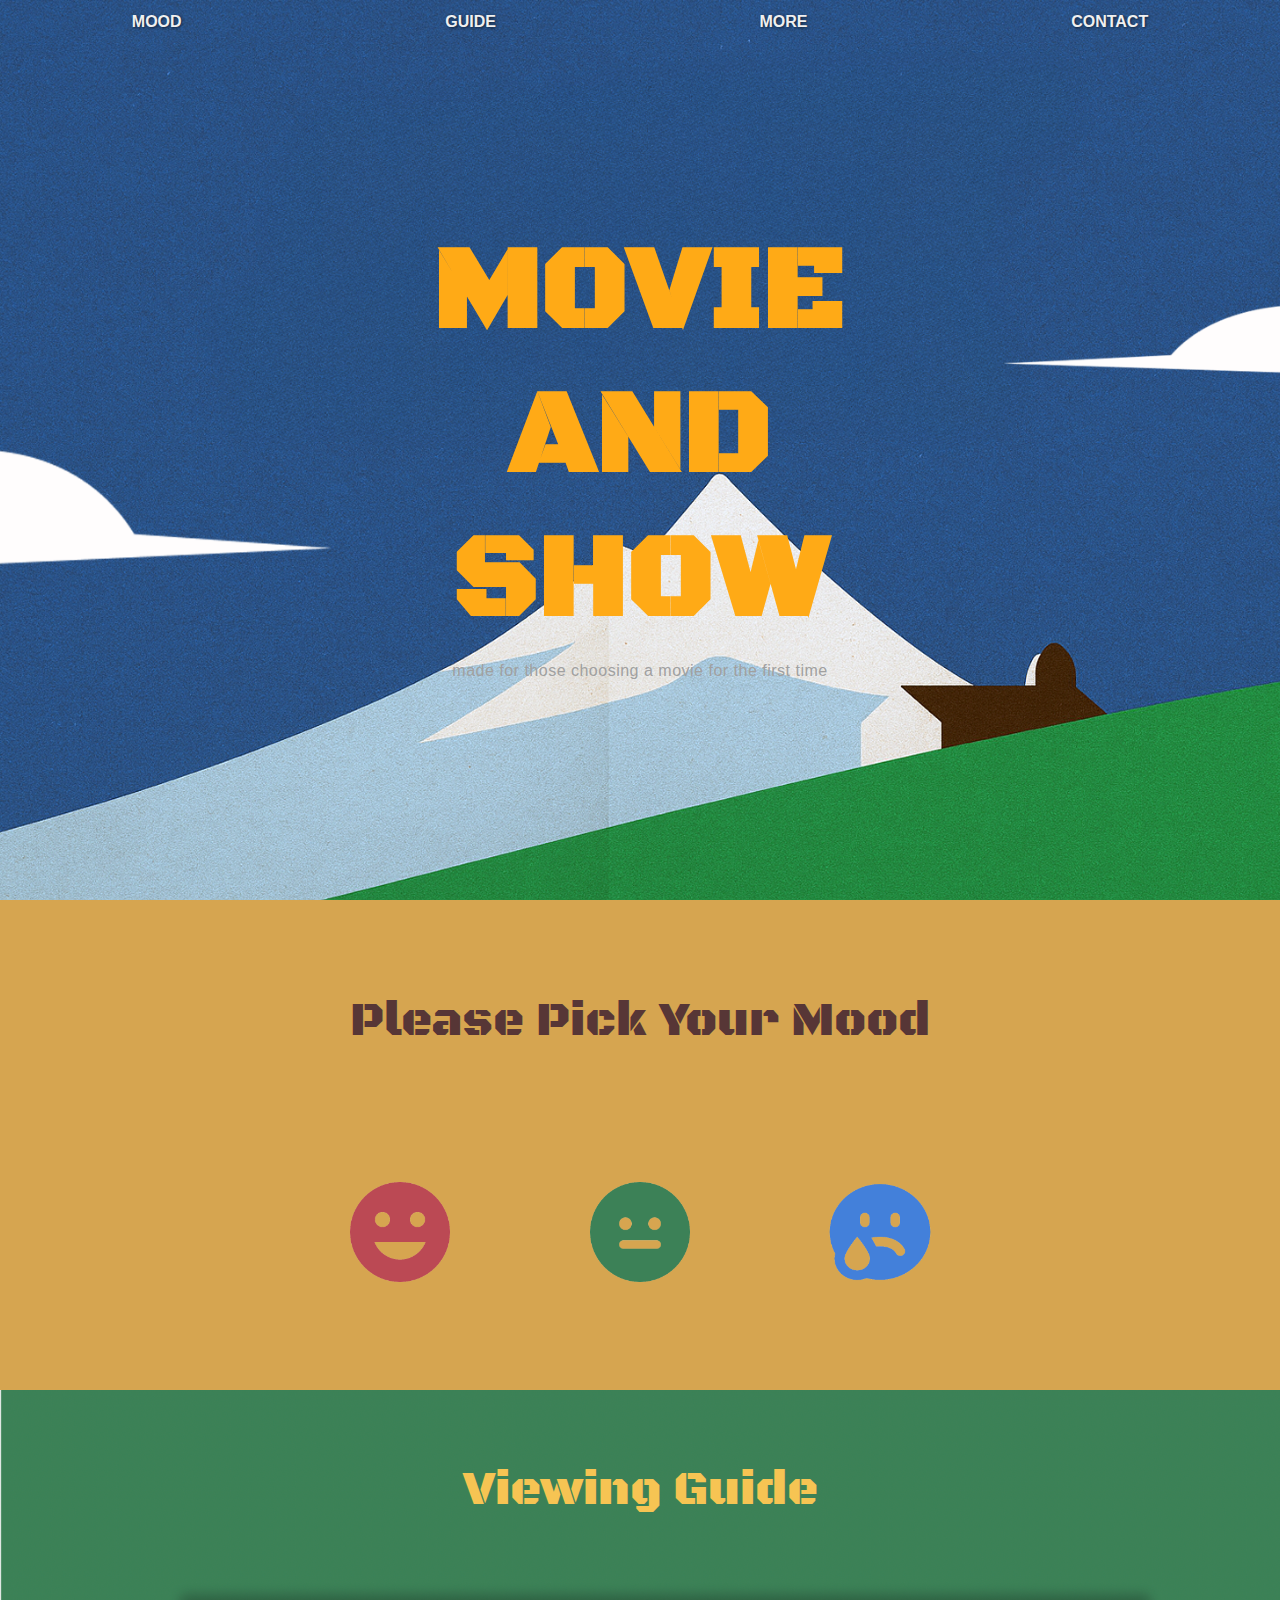
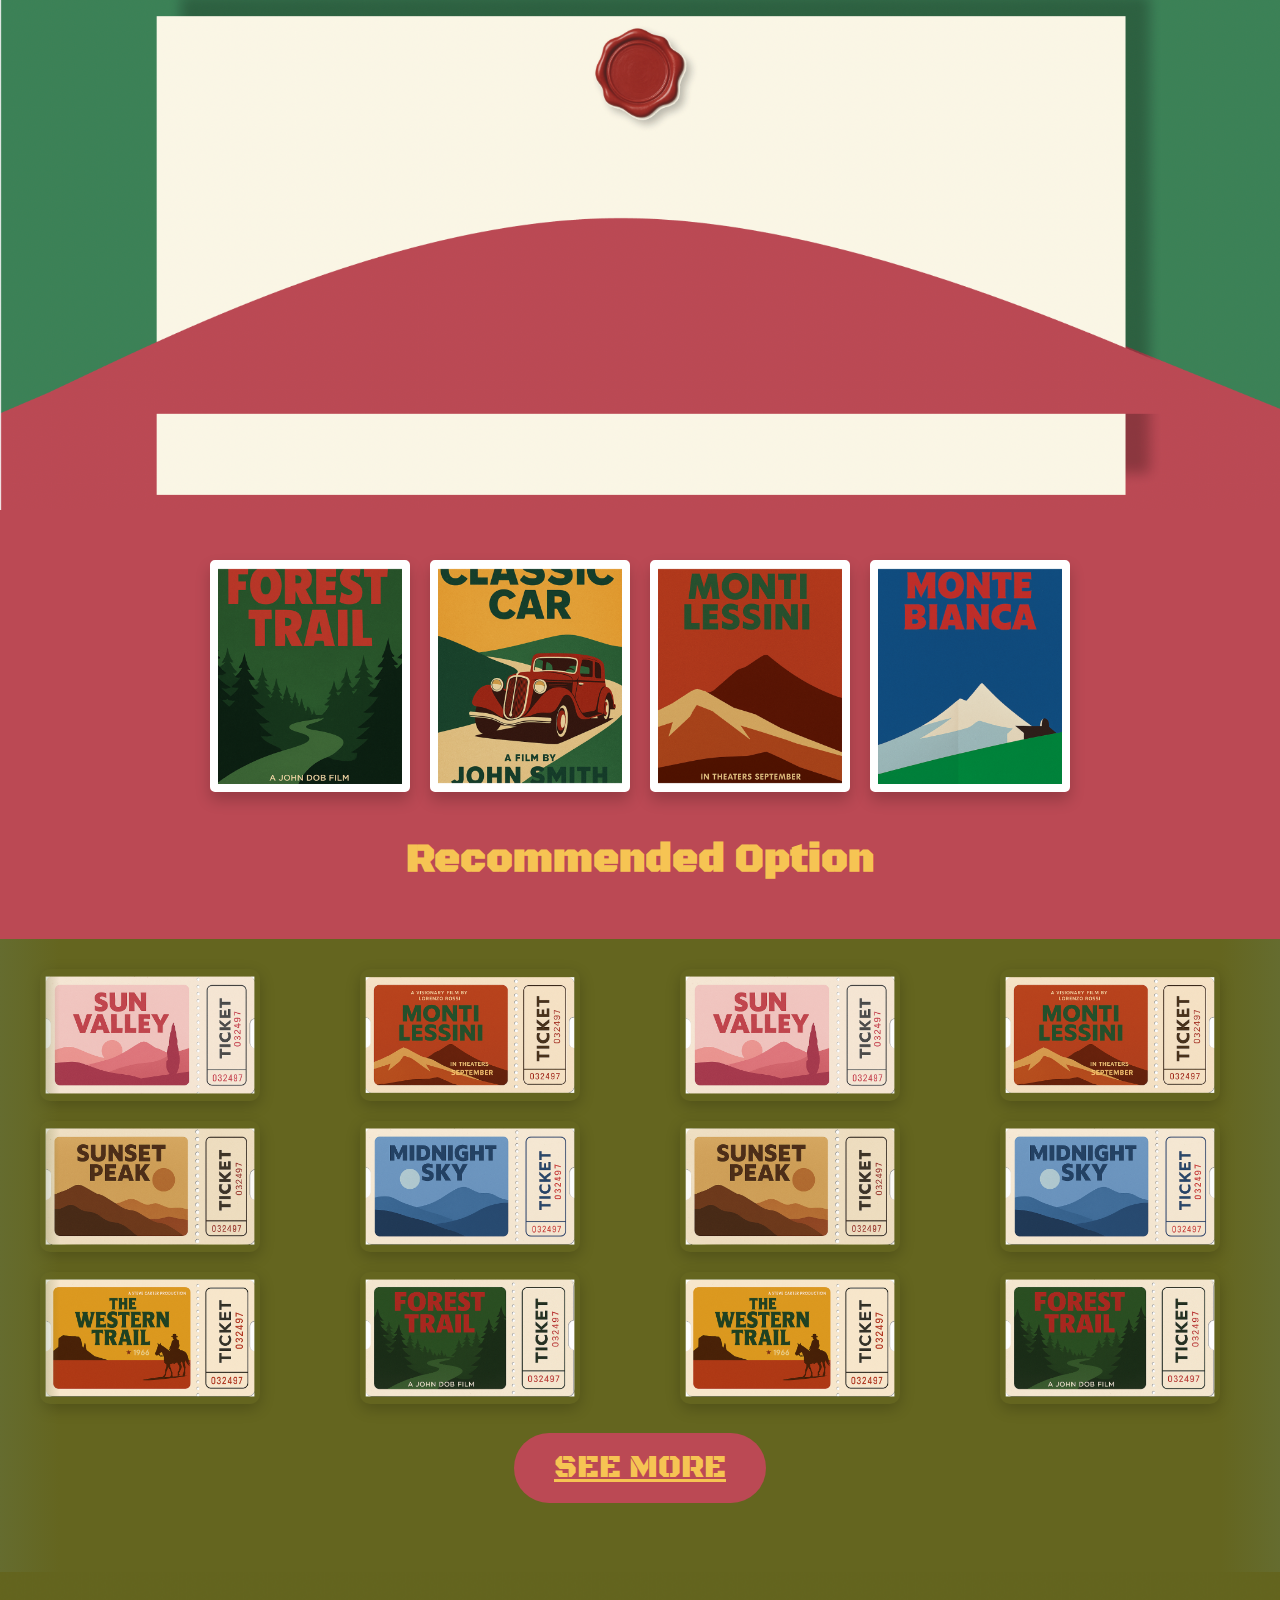
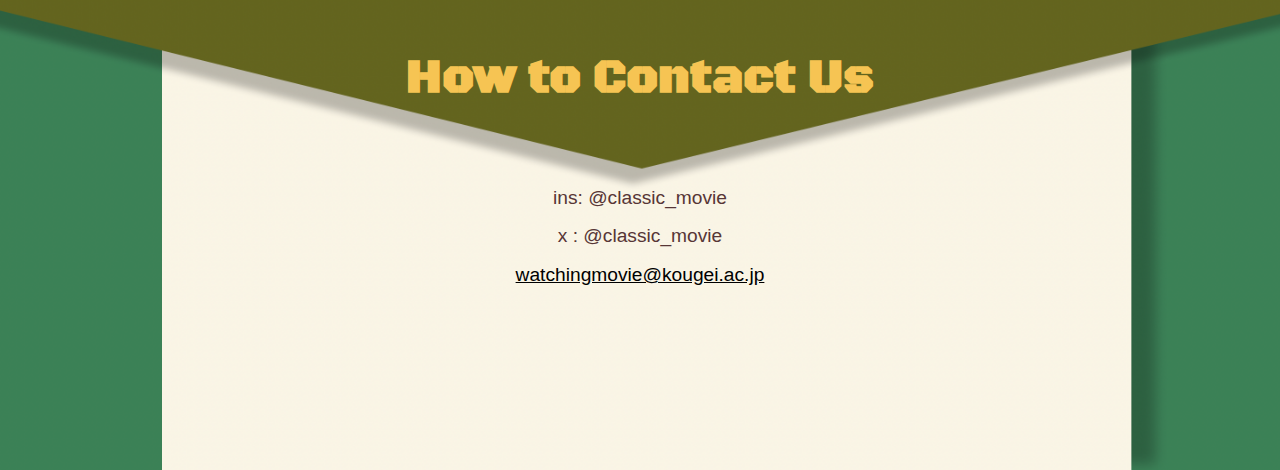
<file: index.html>
<!DOCTYPE html>
<html lang="en">
<head>
    <meta charset="UTF-8" />
    <meta name="viewport" content="width=device-width, initial-scale=1.0" />
    <title>Movie and Show</title>
    <link href="https://fonts.googleapis.com/css2?family=Black+Ops+One&display=swap" rel="stylesheet" />
    <link rel="stylesheet" href="style.css" />
    <style>
        html {
            scroll-behavior: smooth;
        }
    </style>
</head>
<body>
    <!-- Header -->
    <header class="header">
        <nav class="navbar">
            <a href="#mood">MOOD</a>
            <a href="#guide">GUIDE</a>
            <a href="#more">MORE</a>
            <a href="#contact">CONTACT</a>
        </nav>
        <div class="hero">
            <h1>MOVIE<br>AND<br>SHOW</h1>
            <p class="subtext">made for those choosing a movie for the first time</p>
        </div>
    </header>

    <!-- Mood Selection -->
    <section id="mood" class="mood-selection">
        <h2>Please Pick Your Mood</h2>
        <div class="moods">
            <a href="happy.html">
                <img src="happy.png" alt="Happy" class="mood" />
            </a>
           <a href="futsu.html">
                <img src="futsu.png" alt="Futsu" class="mood-icon">
            </a>
           <a href="sad.html">
                <img src="sad.png" alt="Sad" class="mood" />
            </a>
        </div>
    </section>

    <!-- Viewing Guide -->
    <section id="guide" class="viewing-guide">
        <h2>Viewing Guide</h2>
    </section>

    <!-- Recommended Options -->
    <section id="more" class="recommended">
        <div class="recommended-container">
            <a href="forest.html">
              <img src="r1.png" alt="Forest Trail" class="recommend-img" />
            </a>
            <a href="car.html">
              <img src="r2.png" alt="Classic Car" class="recommend-img" />
            </a>
            <a href="monti.html">
              <img src="r3.png" alt="Monti Lessini" class="recommend-img" />
            </a>
            <a href="bianca.html">
              <img src="r4.png" alt="Monte Bianca" class="recommend-img" />
            </a>
        </div>
        <h2>Recommended Option</h2>
    </section>

    <!-- Tickets Section -->
    <div class="tickets-wrapper">
        <section class="tickets-section">
            <div class="tickets-container">
                <img src="t1.png" alt="Ticket 1" class="ticket-card" />
                <img src="t2.png" alt="Ticket 2" class="ticket-card" />
                <img src="t3.png" alt="Ticket 3" class="ticket-card" />
                <img src="t4.png" alt="Ticket 4" class="ticket-card" />
                <img src="t5.png" alt="Ticket 5" class="ticket-card" />
                <img src="t6.png" alt="Ticket 6" class="ticket-card" />
                <img src="t7.png" alt="Ticket 7" class="ticket-card" />
                <img src="t8.png" alt="Ticket 8" class="ticket-card" />
                <img src="t9.png" alt="Ticket 9" class="ticket-card" />
                <img src="t10.png" alt="Ticket 10" class="ticket-card" />
                <img src="t11.png" alt="Ticket 11" class="ticket-card" />
                <img src="t12.png" alt="Ticket 12" class="ticket-card" />
            </div>
            <div class="see-more-container">
                <a href="more.html" class="see-more-btn">SEE MORE</a>
            </div>
        </section>
    </div>

    <!-- Contact Section -->
    <section id="contact" class="contact-section">
        <h2>How to Contact Us</h2>
        <div class="contact-card">
            <p>ins: @classic_movie</p>
            <p>x   : @classic_movie</p>
            <a href="mailto:wachtingmovie@kougei.ac.jp" class="contact-email">
                watchingmovie@kougei.ac.jp
            </a>
        </div>
    </section>

    <!-- Back to Top Button -->
    <button id="backToTop" class="back-to-top">↑ TOP</button>

    <!-- Scripts -->
    <script>
        // Ticket drag scroll
        const container = document.querySelector('.tickets-container');
        let isDown = false;
        let startX, scrollLeft;

        container.addEventListener('mousedown', (e) => {
            isDown = true;
            startX = e.pageX - container.offsetLeft;
            scrollLeft = container.scrollLeft;
        });
        container.addEventListener('mouseleave', () => isDown = false);
        container.addEventListener('mouseup', () => isDown = false);
        container.addEventListener('mousemove', (e) => {
            if (!isDown) return;
            e.preventDefault();
            const x = e.pageX - container.offsetLeft;
            const walk = (x - startX) * 1.5;
            container.scrollLeft = scrollLeft - walk;
        });

        // Back to Top
        const backToTopBtn = document.getElementById('backToTop');
        window.addEventListener('scroll', () => {
            backToTopBtn.style.display = window.scrollY > 300 ? 'block' : 'none';
        });
        backToTopBtn.addEventListener('click', () => {
            window.scrollTo({ top: 0, behavior: 'smooth' });
        });

        const backgrounds = [
         'back.png',
         'back2.png',
         'back3.png',
         'back4.png'
       ];

        let currentIndex = 0;
        const hero = document.querySelector('.hero');

        function changeBackground() {
         hero.style.backgroundImage = `url('${backgrounds[currentIndex]}')`;
         currentIndex = (currentIndex + 1) % backgrounds.length;
     }

  // 初始设置
         changeBackground();
  // 每 2.5 秒切换
         setInterval(changeBackground, 2500);

    </script>
</body>
</html>
</file>
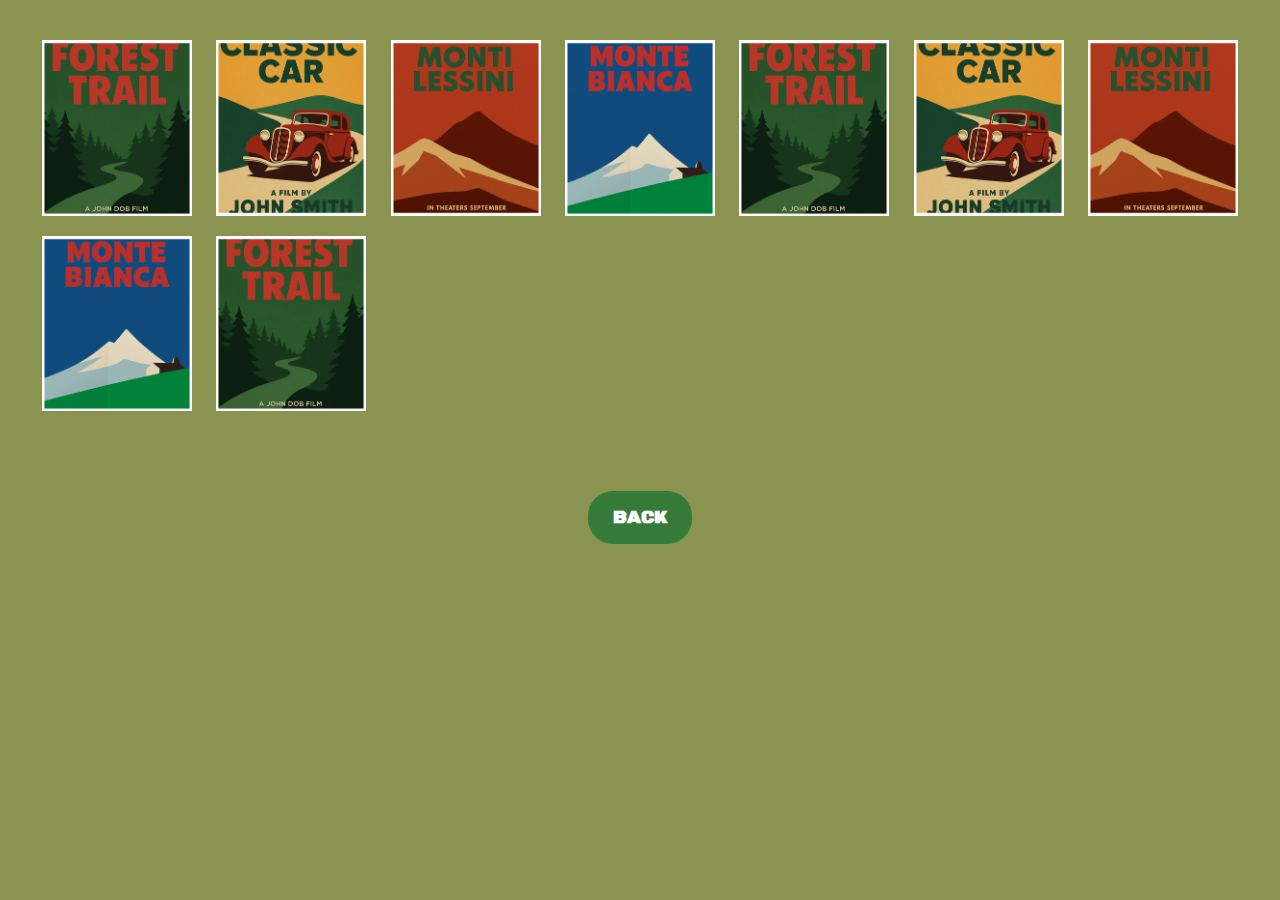
<file: more.html>
<!DOCTYPE html>
<html lang="en">
<head>
    <meta charset="UTF-8" />
    <meta name="viewport" content="width=device-width, initial-scale=1.0" />
    <title>More Movies</title>
    <link href="https://fonts.googleapis.com/css2?family=Black+Ops+One&display=swap" rel="stylesheet" />
    <link rel="stylesheet" href="style.css" />
</head>
<body>
    <section class="more-movies">
        <div class="more-container">
            <img src="r1.png" alt="Forest Trail" class="more-img" />
            <img src="r2.png" alt="Classic Car" class="more-img" />
            <img src="r3.png" alt="Monti Lessini" class="more-img" />
            <img src="r4.png" alt="Monti Bianco" class="more-img" />
            <img src="r5.png" alt="Midnight Sky" class="more-img" />
            <img src="r6.png" alt="Sunset Peak" class="more-img" />
            <img src="r7.png" alt="The Western Trail" class="more-img" />
            <img src="r8.png" alt="Golden Path" class="more-img" />
            <img src="r9.png" alt="Mystic River" class="more-img" />
        </div>
        <a href="index.html#more" class="back-btn">BACK</a>
    </section>
</body>
</html>
</file>
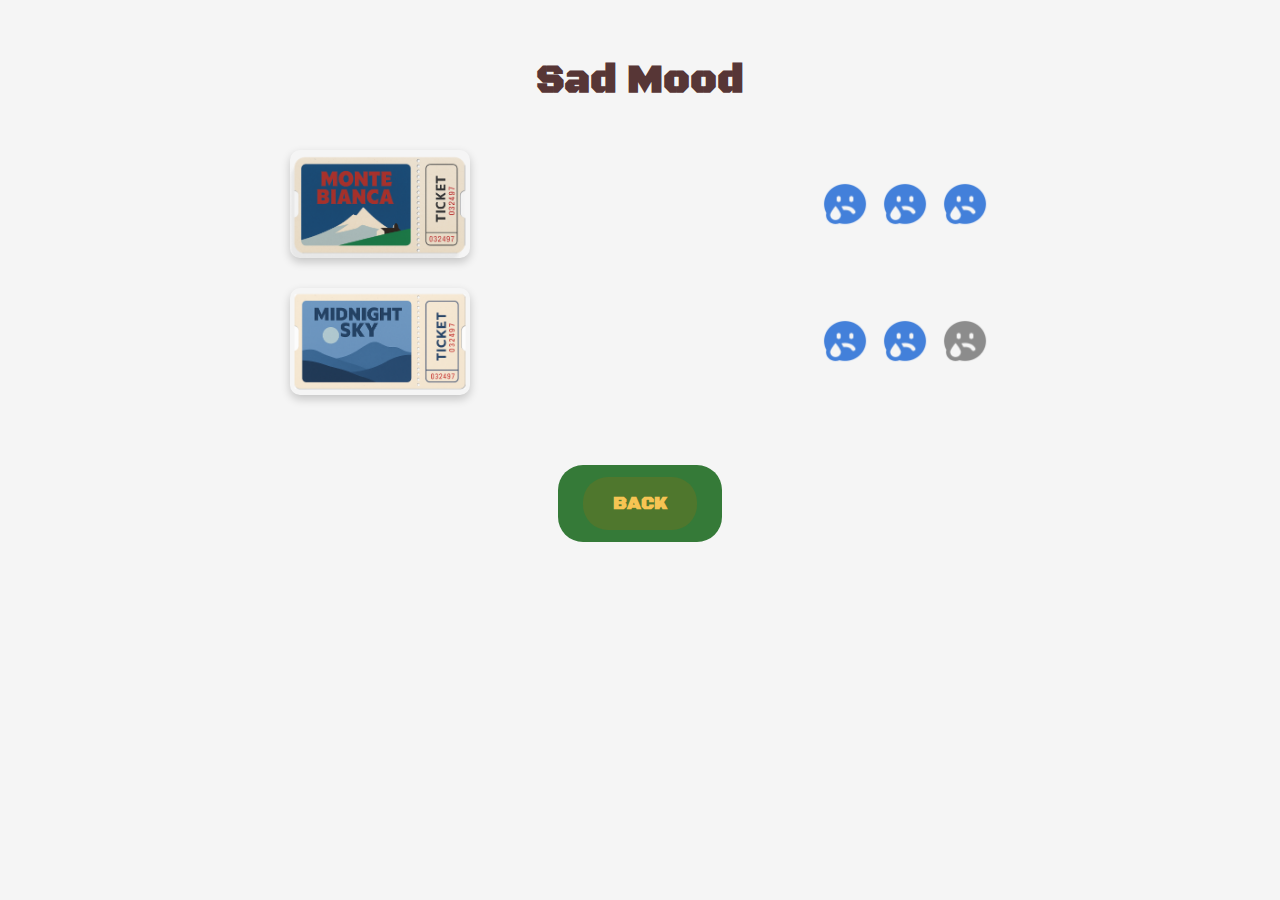
<file: sad.html>
<!DOCTYPE html>
<html lang="en">
<head>
    <meta charset="UTF-8" />
    <meta name="viewport" content="width=device-width, initial-scale=1.0" />
    <title>Sad Mood Ratings</title>
    <link href="https://fonts.googleapis.com/css2?family=Black+Ops+One&display=swap" rel="stylesheet">
    <link rel="stylesheet" href="style.css" />
</head>
<body>
    <section class="emotion-rating">
        <h2>Sad Mood</h2>
        <div class="rating-item">
            <img src="t13.png" alt="Ticket 1" class="ticket-card" />
            <div class="smiley-ratings">
                <img src="sad.png" alt="Sad" />
                <img src="sad.png" alt="Sad" />
                <img src="sad.png" alt="Sad" />
            </div>
        </div>
        <div class="rating-item">
            <img src="t5.png" alt="Ticket 2" class="ticket-card" />
            <div class="smiley-ratings">
                <img src="sad.png" alt="Sad" />
                <img src="sad.png" alt="Sad" />
                <img src="sad.png" alt="Sad" class="gray" />
            </div>
        </div>
        <div class="back-btn">
            <a href="index.html">BACK</a>
        </div>
    </section>
</body>
</html>
</file>
<file: style.css>
/* Reset */
* {
    margin: 0;
    padding: 0;
    box-sizing: border-box;
}

body {
    margin: 0;
    padding: 0;
    font-family: 'Arial', sans-serif;
    line-height: 1.5;
    background-color: #000;
    color: #333;
}


/* Navbar */
.navbar {
    display: flex;
    justify-content: space-around;
    background-color: transparent;
    color: #F0F0F0;
    padding: 10px 0;
    position: absolute;  /* 关键：叠在背景上 */
    top: 0;
    left: 0;
    width: 100%;
    z-index: 10;
}

.navbar a {
    color: #F0F0F0;
    text-decoration: none;
    font-weight: bold;
    text-shadow: 1px 1px 3px rgba(0, 0, 0, 0.6);
}

/* Header */
.header {
    position: relative;
    width: 100%;
    aspect-ratio: 16 / 9;
    background: transparent; 
    margin: 0;
    padding: 0;
}

.hero {
    position: relative;
    width: 100%;
    height: 100vh;
    display: flex;
    flex-direction: column;
    justify-content: center;
    align-items: center;
    font-family: "Black Ops One", sans-serif;
    font-size: 60px;
    font-style: normal;
    font-weight: 400;
    line-height: normal;
    background-color: #000;
    background-size: cover;
    background-position: center;
    transition: background-image 1s ease-in-out;
    color: #FFAA16;
    margin: 0;
    padding: 0;
    text-align: center;
    line-height: 1.2;
    
}

.hero h1 {
    margin: 0;
}

.hero h1 .top,
.hero h1 .middle,
.hero h1 .bottom {
    display: block;
}

.hero h1 .middle {
    font-size: 0.6em; /* AND 小一点 */
    margin: 0.3em 0;
}

.hero span {
    display: block;
    font-size: 2rem;
}

.subtext {
    font-family: 'Montserrat', sans-serif; 
    font-size: 1rem;
    color: #A0A0A0;
    margin-top: 10px;
    letter-spacing: 0.5px;
}

/* Mood Section */
.mood-selection {
    display: flex;
    flex-direction: column;
    align-items: center;
    justify-content: space-around;
    background-color: #D6A550;
    width: 100%;
    min-height: 490px;
    padding: 40px 20px;
    box-sizing: border-box;
    margin-top: 0;            /* 改为0，避免冲突 */
    border-top: none;
    position: relative;
    z-index: 2;               /* 确保它在背景图下方可见 */
}

.mood-selection h2 {
    color: #573636;
    text-align: center;
    font-family: "Black Ops One", sans-serif;
    font-size: 3rem; /* 大屏标题更大 */
    font-weight: 400;
    line-height: normal;
    margin-bottom: 20px;
}

.moods {
    display: flex;
    justify-content: center;
    gap: 40px; /* 图标间距 */
    flex-wrap: wrap; /* 屏幕窄时换行 */
}

.moods img {
    width: 120px;
    margin: 0 40px;
    transition: transform 0.3s ease, box-shadow 0.3s ease;
    cursor: pointer;
}

.moods img:hover {
    transform: scale(1.15);
    box-shadow: 0 8px 20px rgba(0, 0, 0, 0.3);
}



/* Viewing Guide */
.viewing-guide {
    position: relative;
    width: 100%;
    aspect-ratio: 16 / 9;
    background: url('guide.png') no-repeat center/cover;
}


.viewing-guide h2 {
    color: #f6c453;
    text-align: center;
    font-family: "Black Ops One", sans-serif;
    font-size: 3rem; 
    font-weight: 500;
    line-height: normal;
    margin-bottom: 40px;

    position: relative;
    top: 70px; /* 👈 让字整体向下偏移20px */
}


/* Recommended Section */
.recommended {
    background-color: #BB4954;
    text-align: center;
    padding: 50px 20px;
}

.recommended h2 {
    color: #f6c453;
    font-family: "Black Ops One", sans-serif;
    font-size: 2.5rem;
    margin-top: 30px;
}

.recommended-container {
    display: flex;
    flex-wrap: wrap; /* 手机时自动换行 */
    justify-content: center;
    gap: 20px; /* 图片间距 */
    margin-bottom: 30px;
}

.recommend-img {
    width: 200px; /* 默认宽度 */
    max-width: 40vw; /* 自适应屏幕 */
    border: 5px solid #fff; /* 白色边框 */
    box-shadow: 0 8px 15px rgba(0, 0, 0, 0.2); /* 阴影 */
    border-radius: 5px;
    transition: transform 0.3s ease;
}

.recommend-img:hover {
    transform: scale(1.05); /* 悬停放大 */
}


/* Tickets */

/* Wrapper for fade effects */
.tickets-wrapper {
    position: relative;
    overflow: hidden;
}

.tickets-wrapper::before,
.tickets-wrapper::after {
    content: "";
    position: absolute;
    top: 0;
    width: 60px;
    height: 100%;
    z-index: 2;
    pointer-events: none;
}

.tickets-wrapper::before {
    left: 0;
    background: linear-gradient(to right, #656C2F, transparent);
}

.tickets-wrapper::after {
    right: 0;
    background: linear-gradient(to left, #656C2F, transparent);
}

/* Tickets Section */
.tickets-section {
    background-color: #64651F;
    overflow-x: auto;
    -webkit-overflow-scrolling: touch;
    padding: 30px 0 80px; /* 👈 底部多留空间给按钮 */
}

.tickets-container {
    display: grid;
    grid-auto-flow: column;
    grid-template-rows: repeat(3, 1fr);
    gap: 20px;
    column-gap: 80px;
    padding: 0 40px;
}

.ticket-card {
    width: 220px;
    border-radius: 10px;
    box-shadow: 0 5px 15px rgba(0, 0, 0, 0.2);
    transition: transform 0.3s ease, box-shadow 0.3s ease;
    cursor: pointer;
}

.ticket-card:hover {
    transform: scale(1.05);
    box-shadow: 0 10px 25px rgba(0, 0, 0, 0.3);
}

/* See More Button */
.see-more-container {
    text-align: center;
    margin-top: 40px; /* 👈 和票卡间距 */
}

.see-more-btn {
    background-color: #BB4954; /* 按钮背景 */
    color: #f6c453; /* 按钮字体颜色 */
    font-family: "Black Ops One", sans-serif;
    font-size: 2rem;
    border: none;
    border-radius: 50px; /* 圆角 */
    padding: 15px 40px;
    cursor: pointer;
    transition: transform 0.3s ease, box-shadow 0.3s ease;
}

.see-more-btn:hover {
    transform: scale(1.1);
    box-shadow: 0 8px 20px rgba(0, 0, 0, 0.3);
}


/* Contact Section End */

.contact-section {
    background: url('letter.png') no-repeat center/cover;
    padding: 100px 20px 180px; 
    text-align: center;
    position: relative;
}

.contact-section h2 {
    font-family: "Black Ops One", sans-serif;
    font-size: 3rem;
    color: #f6c453;
    margin-bottom: 40px;
    position: relative;
    top: -30px; /* 👈 往上移动20px */
    z-index: 2;
}


.contact-card p {
    font-family: Arial, sans-serif;
    font-size: 1.2rem;
    color: #573636;
    margin-bottom: 10px;
}



.contact-email {
    font-family: Arial, sans-serif;
    font-size: 1.2rem;
    color: #000;
    text-decoration: underline;
}

.contact-email:hover {
    color: #BB4954; /* 悬停变色 */
}

/* Back to Top Button */
.back-to-top {
    position: fixed;
    bottom: 40px;
    right: 40px;
    padding: 15px 20px;
    font-size: 1.2rem;
    font-family: "Black Ops One", sans-serif;
    background-color: #BB4954;
    color: #f6c453;
    border: none;
    border-radius: 50px;
    cursor: pointer;
    display: none; /* 默认隐藏 */
    z-index: 999;
    box-shadow: 0 8px 20px rgba(0, 0, 0, 0.3);
    transition: opacity 0.3s ease, transform 0.3s ease;
}

/* Emotion Page */
.emotion-rating {
    text-align: center;
    padding: 50px 20px;
    font-family: "Black Ops One", sans-serif;
}

.emotion-rating h2 {
    font-size: 2.5rem;
    color: #573636;
    margin-bottom: 40px;
}

.rating-item {
    display: flex;
    justify-content: space-between;
    align-items: center;
    margin: 30px auto;
    max-width: 700px;
    font-family: "Black Ops One", sans-serif;
}
.rating-item img.ticket-card {
    width: 180px;
    box-shadow: 0 4px 10px rgba(0,0,0,0.2);
}
.smiley-ratings {
    display: flex;
    justify-content: flex-start;
    gap: 10px;
}
.smiley-ratings img {
    width: 50px;
}
.smiley-ratings img.gray {
    filter: grayscale(100%) brightness(80%);
    opacity: 0.7;
}
.back-btn {
    text-align: center; /* 👈 让 BACK 按钮居中 */
    margin-top: 40px;
}
.back-btn a {
    display: inline-block;
    padding: 12px 30px;
    background-color: #4f772d;
    color: #f6c453;
    border-radius: 25px;
    text-decoration: none;
    font-size: 1.2rem;
    font-family: "Black Ops One", sans-serif;
}
.back-btn a:hover {
    background-color: #BB4954;
}

/* More */
.more-movies {
    background-color: #8A9350; /* 绿色背景 */
    padding: 40px;
    min-height: 100vh;
    text-align: center;
}

.more-container {
    display: grid;
    grid-template-columns: repeat(auto-fit, minmax(150px, 1fr));
    gap: 20px;
    justify-items: center;
    margin-bottom: 40px;
}

.more-img {
    width: 150px;
    transition: transform 0.3s ease;
}

.more-img:hover {
    transform: scale(1.1);
}

.back-btn {
    display: inline-block;
    background-color: #3B7A57;
    color: #F6C453;
    font-family: 'Black Ops One', sans-serif;
    padding: 12px 30px;
    border-radius: 30px;
    text-decoration: none;
    font-size: 1.2rem;
}



/* Forest Trail Page */
.movie-detail {
    text-align: center;
    padding: 50px 20px;
    font-family: 'Black Ops One', sans-serif;
}

.movie-detail h1 {
    font-size: 3rem;
    margin-bottom: 30px;
    color: #222;
}

.movie-content {
    display: flex;
    justify-content: center;
    align-items: center;
    gap: 40px;
    flex-wrap: wrap;
    margin-bottom: 50px;
}

.movie-poster {
    width: 250px;
    border-radius: 8px;
    box-shadow: 0 4px 8px rgba(0,0,0,0.3);
}

.movie-text {
    max-width: 400px;
    text-align: left;
}

.movie-text h2 {
    font-size: 1.5rem;
    color: #555;
    margin-bottom: 15px;
}

.movie-text p {
    font-size: 1.2rem;
    color: #666;
}

.back-btn {
    display: inline-block;
    background-color: #357a38;
    color: #f6c453;
    font-size: 1.2rem;
    font-family: 'Black Ops One', sans-serif;
    padding: 10px 30px;
    border-radius: 30px;
    text-decoration: none;
    transition: all 0.3s ease;
}

.back-btn:hover {
    background-color: #2a5c2d;
    transform: scale(1.1);
}

body {
    font-family: 'Montserrat', sans-serif;
    background-color: #f5f5f5;
    color: #333;
}

.movie-detail {
    max-width: 1000px;
    margin: 50px auto;
    padding: 20px;
    text-align: center;
}

.movie-detail h1 {
    font-size: 2.5rem;
    margin-bottom: 30px;
    font-weight: 600;
}

.movie-content {
    display: flex;
    justify-content: center;
    align-items: flex-start;
    gap: 40px;
    flex-wrap: wrap;
}

.movie-poster {
    width: 250px;
    border-radius: 8px;
    box-shadow: 0 4px 10px rgba(0,0,0,0.2);
}

.movie-text {
    max-width: 500px;
    text-align: left;
}

.movie-text h2 {
    font-size: 1.2rem;
    margin-bottom: 15px;
    font-weight: 500;
}

.movie-text p {
    font-size: 1rem;
    line-height: 1.6;
    margin-bottom: 15px;
}

.stars {
    color: #ffc107; /* gold stars */
    font-size: 1.5rem;
    margin-bottom: 20px;
}

.back-btn {
    display: inline-block;
    background-color: #357a38;
    color: #fff;
    text-decoration: none;
    padding: 12px 25px;
    border-radius: 25px;
    font-weight: 600;
    transition: background 0.3s ease;
}

.back-btn:hover {
    background-color: #285a2c;
}

@media (max-width: 768px) {
    .movie-content {
        flex-direction: column;
        align-items: center;
    }

    .movie-text {
        text-align: center;
    }
}



/* Responsive */
@media (max-width: 768px) {
    .hero h1 {
        font-size: 2rem;
    }
    .hero span {
        font-size: 1.5rem;
    }
}
</file>
